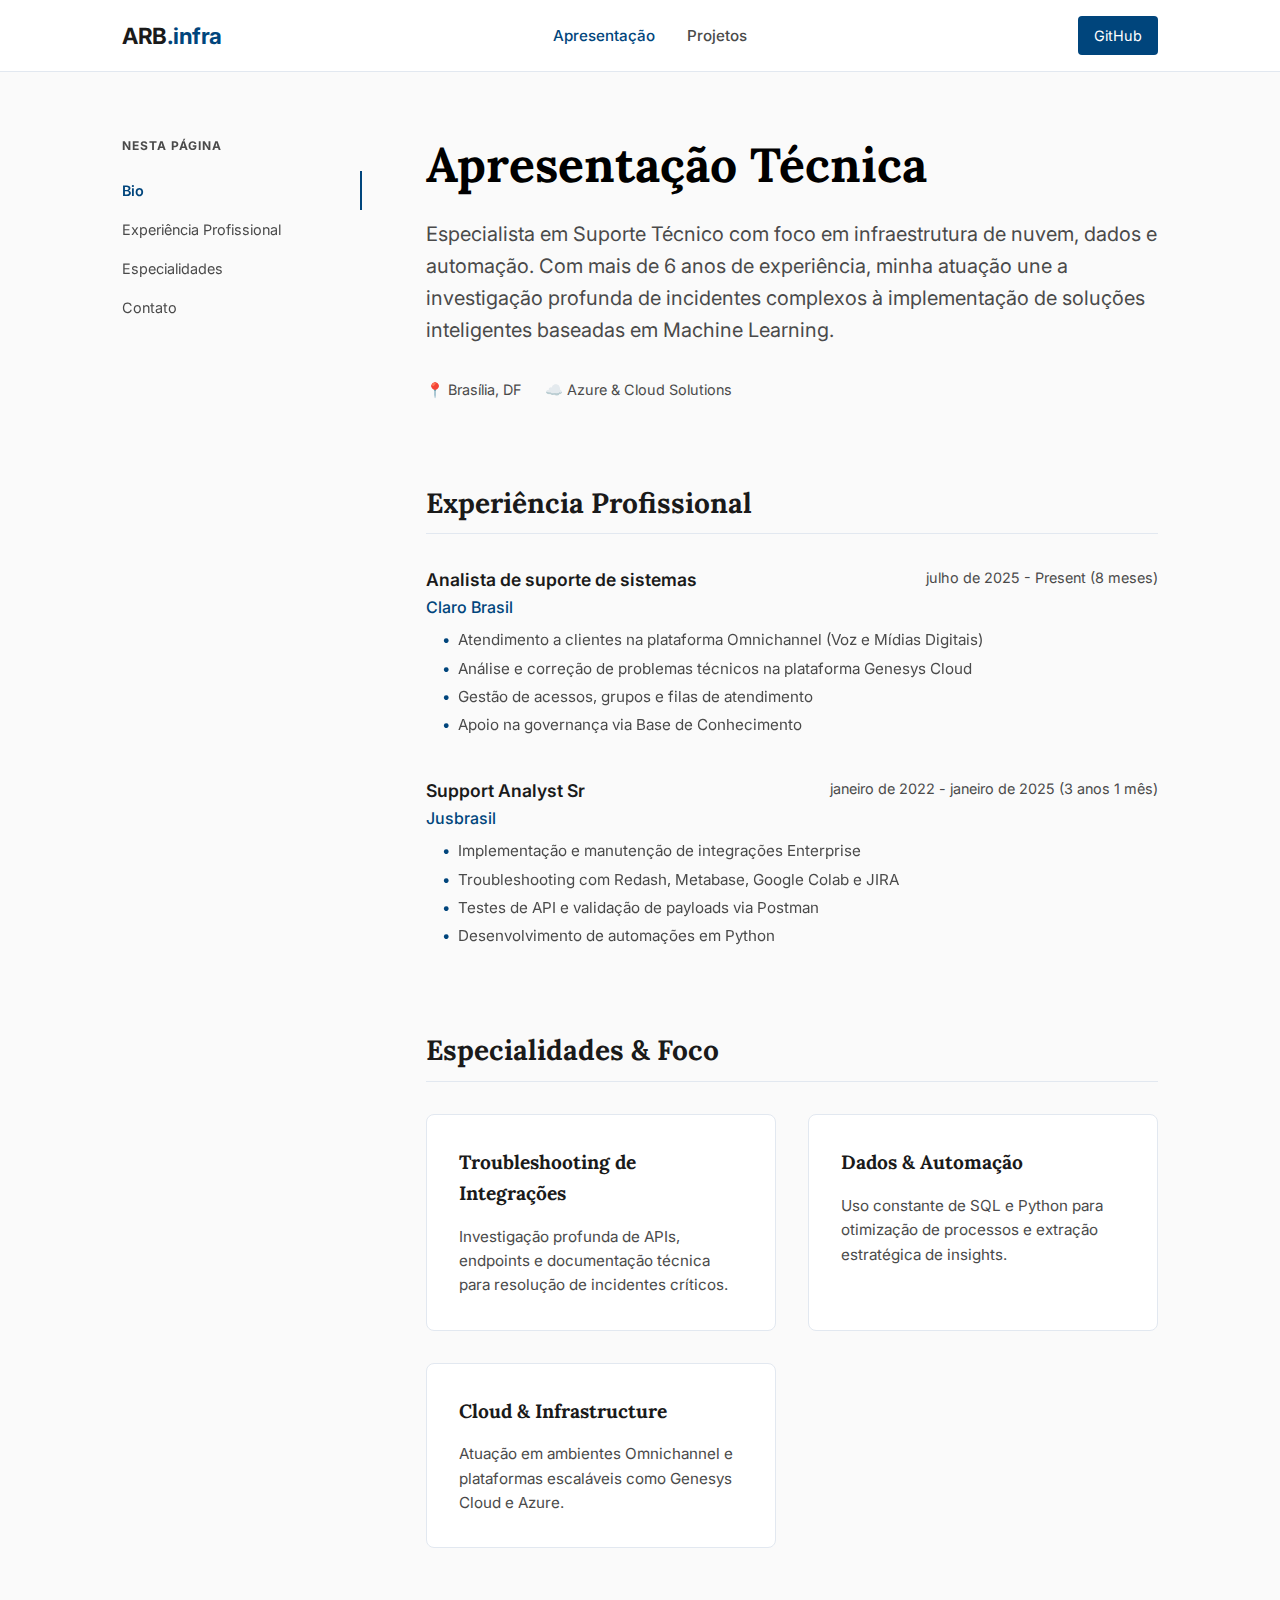
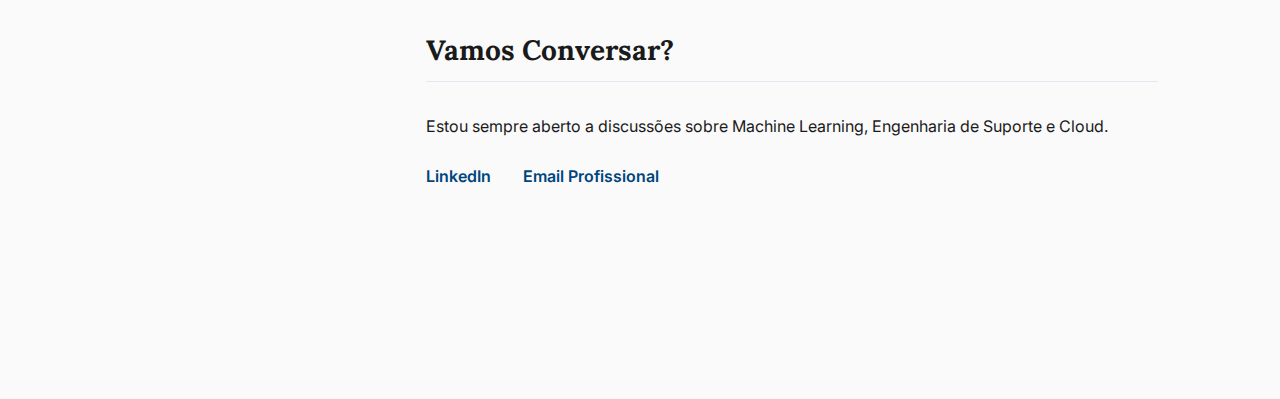
<file: v2/index.html>
<!DOCTYPE html>
<html lang="pt-br">

<head>
    <meta charset="UTF-8">
    <meta name="viewport" content="width=device-width, initial-scale=1.0">
    <title>Athos Roque Barros | Technical Case Studies</title>
    <meta name="description"
        content="Portfolio técnico de Athos Roque Barros - Foco em Soluções Cloud, Automação e ML.">
    <meta property="og:title" content="Athos Roque Barros | Technical Case Studies" />
    <meta property="og:description" content="Portfolio técnico focado em Soluções Cloud, Automação e ML." />
    <meta property="og:type" content="website" />

    <!-- Fonts -->
    <link rel="preconnect" href="https://fonts.googleapis.com">
    <link rel="preconnect" href="https://fonts.gstatic.com" crossorigin>
    <link
        href="https://fonts.googleapis.com/css2?family=Inter:wght@400;500;600&family=Lora:ital,wght@0,400;0,700;1,400&display=swap"
        rel="stylesheet">

    <link rel="stylesheet" href="style.css">
</head>

<body>
    <nav class="top-nav">
        <div class="nav-container">
            <div class="logo">ARB<span>.infra</span></div>
            <ul class="nav-links">
                <li><a href="index.html" class="active">Apresentação</a></li>
                <li><a href="projects.html">Projetos</a></li>
            </ul>
            <a href="https://github.com/athosroque" target="_blank" class="nav-cta">GitHub</a>
        </div>
    </nav>

    <div class="main-layout container">
        <aside class="sidebar">
            <div class="sidebar-sticky">
                <nav class="toc">
                    <h3>Nesta Página</h3>
                    <ul>
                        <li><a href="#bio" class="active">Bio</a></li>
                        <li><a href="#experience">Experiência Profissional</a></li>
                        <li><a href="#spec">Especialidades</a></li>
                        <li><a href="#contact">Contato</a></li>
                    </ul>
                </nav>
            </div>
        </aside>

        <main class="content-area">
            <section id="bio" class="section">
                <h1 class="page-title">Apresentação Técnica</h1>
                <p class="intro-text">
                    Especialista em Suporte Técnico com foco em infraestrutura de nuvem, dados e automação.
                    Com mais de 6 anos de experiência, minha atuação une a investigação profunda de incidentes complexos
                    à implementação de soluções inteligentes baseadas em Machine Learning.
                </p>
                <div class="meta-info">
                    <span>📍 Brasília, DF</span>
                    <span>☁️ Azure & Cloud Solutions</span>
                </div>
            </section>

            <section id="experience" class="section">
                <h2 class="section-title">Experiência Profissional</h2>
                <div id="experience-list">
                    <!-- Dinamicamente preenchido -->
                </div>
            </section>

            <section id="spec" class="section">
                <h2 class="section-title">Especialidades & Foco</h2>
                <div class="spec-grid">
                    <div class="spec-card">
                        <h3>Troubleshooting de Integrações</h3>
                        <p>Investigação profunda de APIs, endpoints e documentação técnica para resolução de incidentes
                            críticos.</p>
                    </div>
                    <div class="spec-card">
                        <h3>Dados & Automação</h3>
                        <p>Uso constante de SQL e Python para otimização de processos e extração estratégica de
                            insights.</p>
                    </div>
                    <div class="spec-card">
                        <h3>Cloud & Infrastructure</h3>
                        <p>Atuação em ambientes Omnichannel e plataformas escaláveis como Genesys Cloud e Azure.</p>
                    </div>
                </div>
            </section>

            <section id="contact" class="section">
                <h2 class="section-title">Vamos Conversar?</h2>
                <p>Estou sempre aberto a discussões sobre Machine Learning, Engenharia de Suporte e Cloud.</p>
                <div class="contact-links">
                    <a href="https://www.linkedin.com/in/athos-roque-barros-622038152" target="_blank">LinkedIn</a>
                    <a href="mailto:contato@athosroque.dev">Email Profissional</a>
                </div>
            </section>
        </main>
    </div>

    <script type="module" src="script.js"></script>
</body>

</html>
</file>
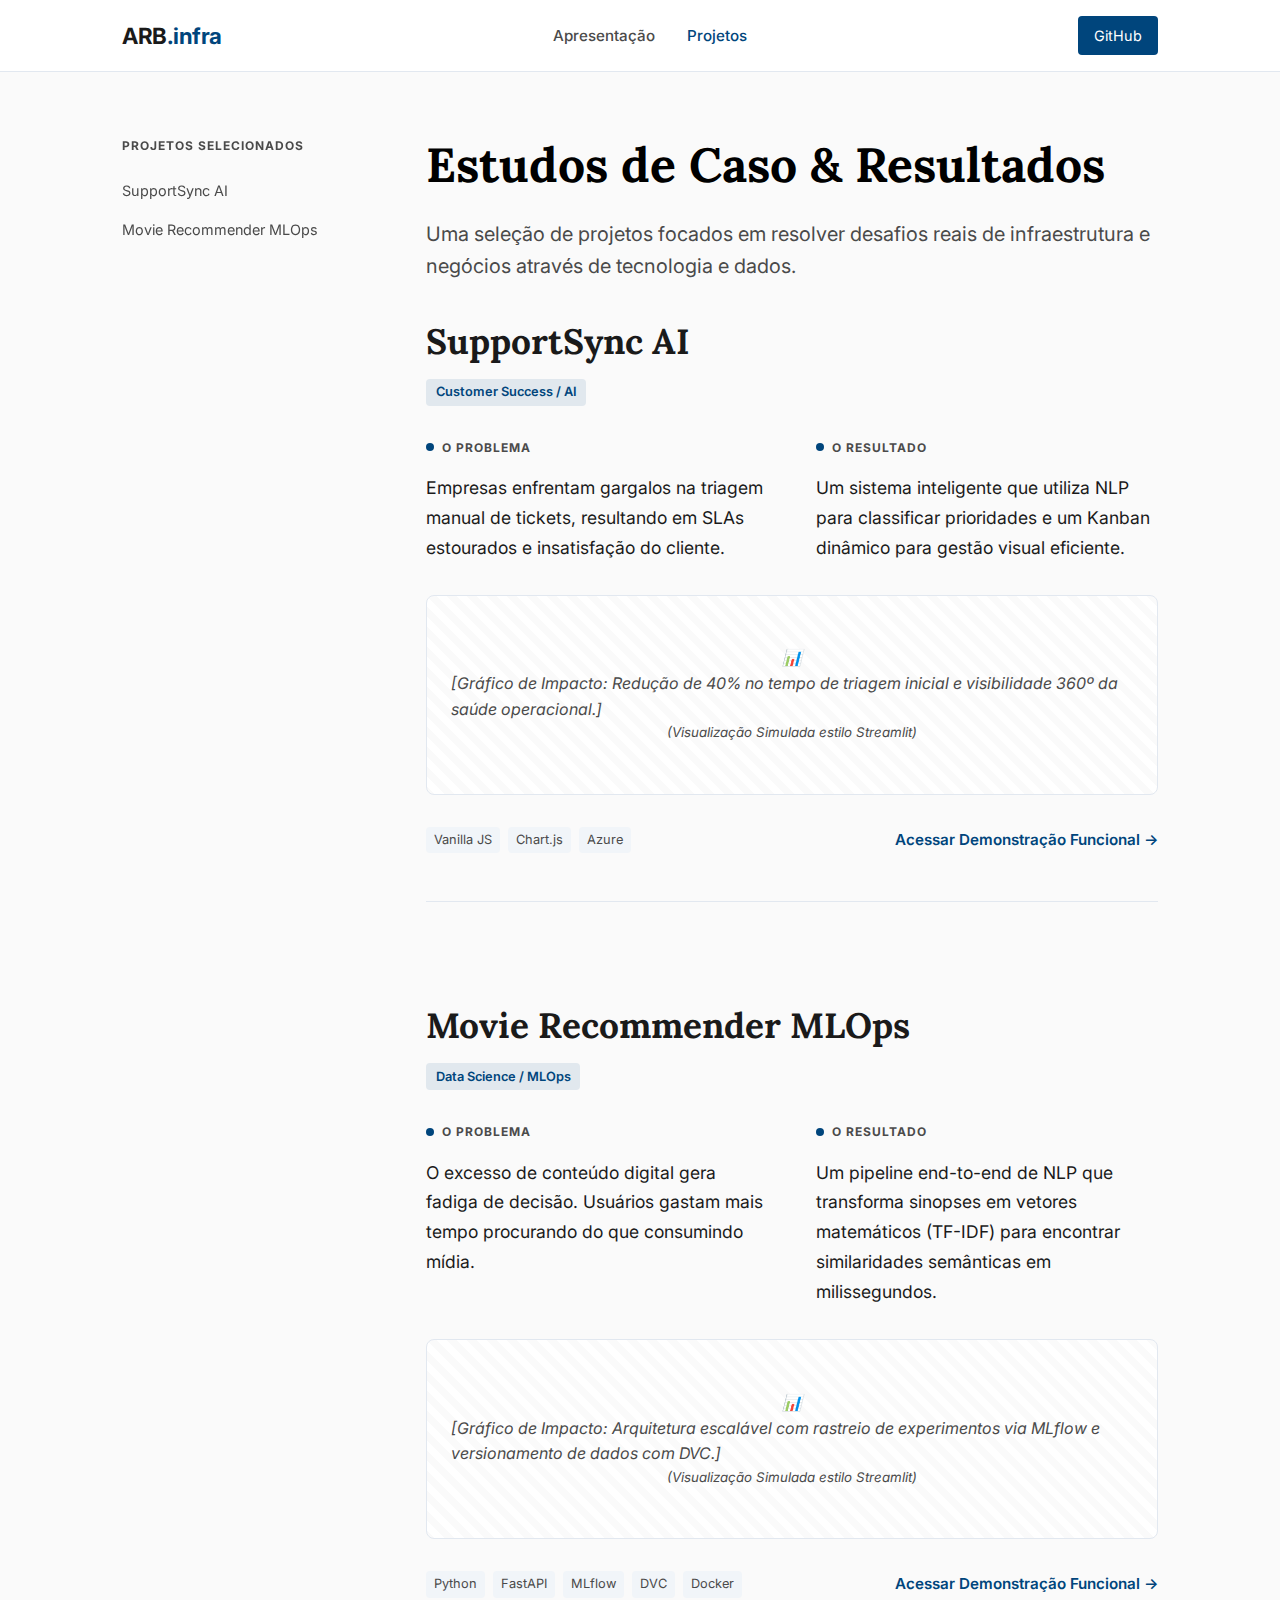
<file: v2/projects.html>
<!DOCTYPE html>
<html lang="pt-br">

<head>
    <meta charset="UTF-8">
    <meta name="viewport" content="width=device-width, initial-scale=1.0">
    <title>Projetos | Athos Roque Barros</title>
    <meta name="description" content="Estudos de caso reais de infraestrutura, dados e IA.">
    <meta property="og:title" content="Projetos | Athos Roque Barros" />
    <meta property="og:description" content="Estudos de caso reais de infraestrutura, dados e IA." />
    <meta property="og:type" content="website" />

    <!-- Fonts -->
    <link rel="preconnect" href="https://fonts.googleapis.com">
    <link rel="preconnect" href="https://fonts.gstatic.com" crossorigin>
    <link
        href="https://fonts.googleapis.com/css2?family=Inter:wght@400;500;600&family=Lora:ital,wght@0,400;0,700;1,400&display=swap"
        rel="stylesheet">

    <link rel="stylesheet" href="style.css">
    <link rel="stylesheet" href="projects.css">
</head>

<body>
    <nav class="top-nav">
        <div class="nav-container">
            <div class="logo">ARB<span>.infra</span></div>
            <ul class="nav-links">
                <li><a href="index.html">Apresentação</a></li>
                <li><a href="projects.html" class="active">Projetos</a></li>
            </ul>
            <a href="https://github.com/athosroque" target="_blank" class="nav-cta">GitHub</a>
        </div>
    </nav>

    <div class="main-layout container">
        <aside class="sidebar">
            <div class="sidebar-sticky">
                <nav class="toc">
                    <h3>Projetos Selecionados</h3>
                    <ul id="project-toc">
                        <!-- Dinamicamente preenchido -->
                    </ul>
                </nav>
            </div>
        </aside>

        <main class="content-area">
            <h1 class="page-title">Estudos de Caso & Resultados</h1>
            <p class="intro-text">
                Uma seleção de projetos focados em resolver desafios reais de infraestrutura e negócios através de
                tecnologia e dados.
            </p>

            <div id="projects-container">
                <!-- Dinamicamente preenchido -->
            </div>
        </main>
    </div>

    <script type="module" src="projects-script.js"></script>
</body>

</html>
</file>
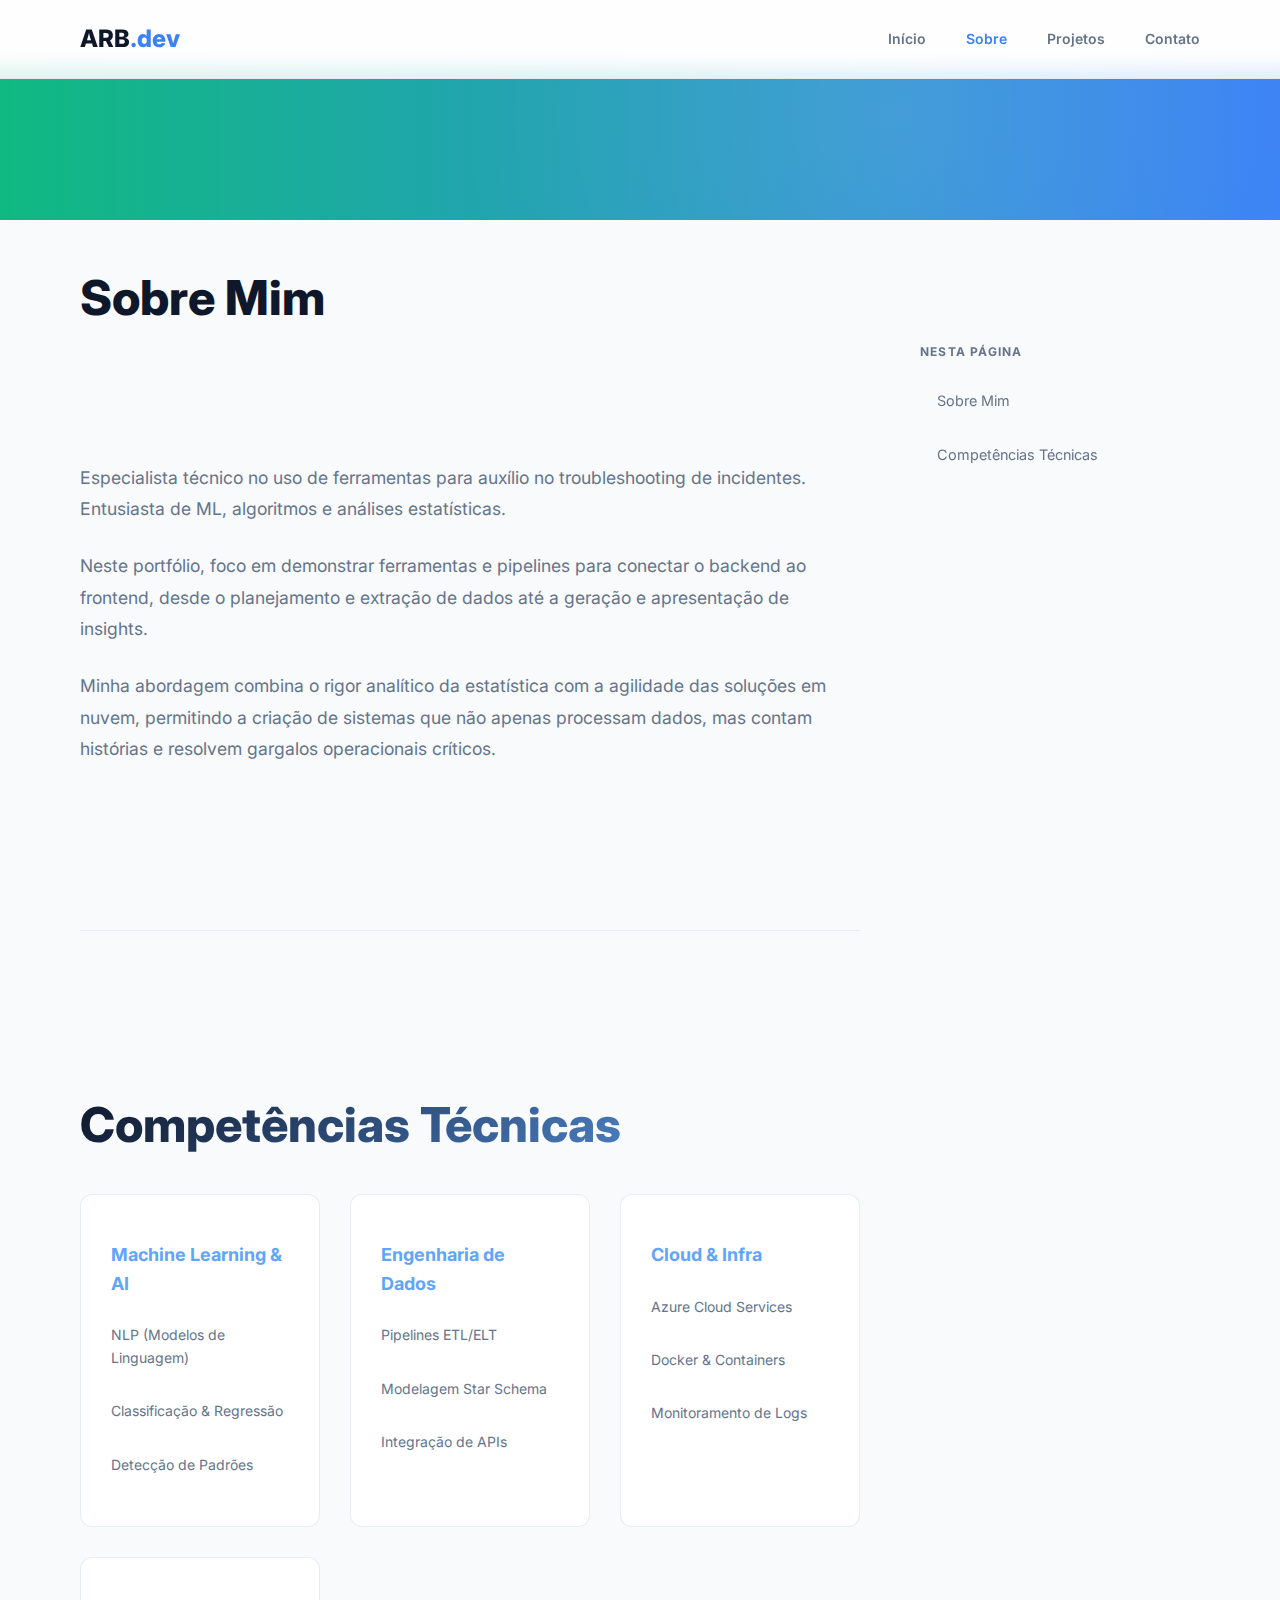
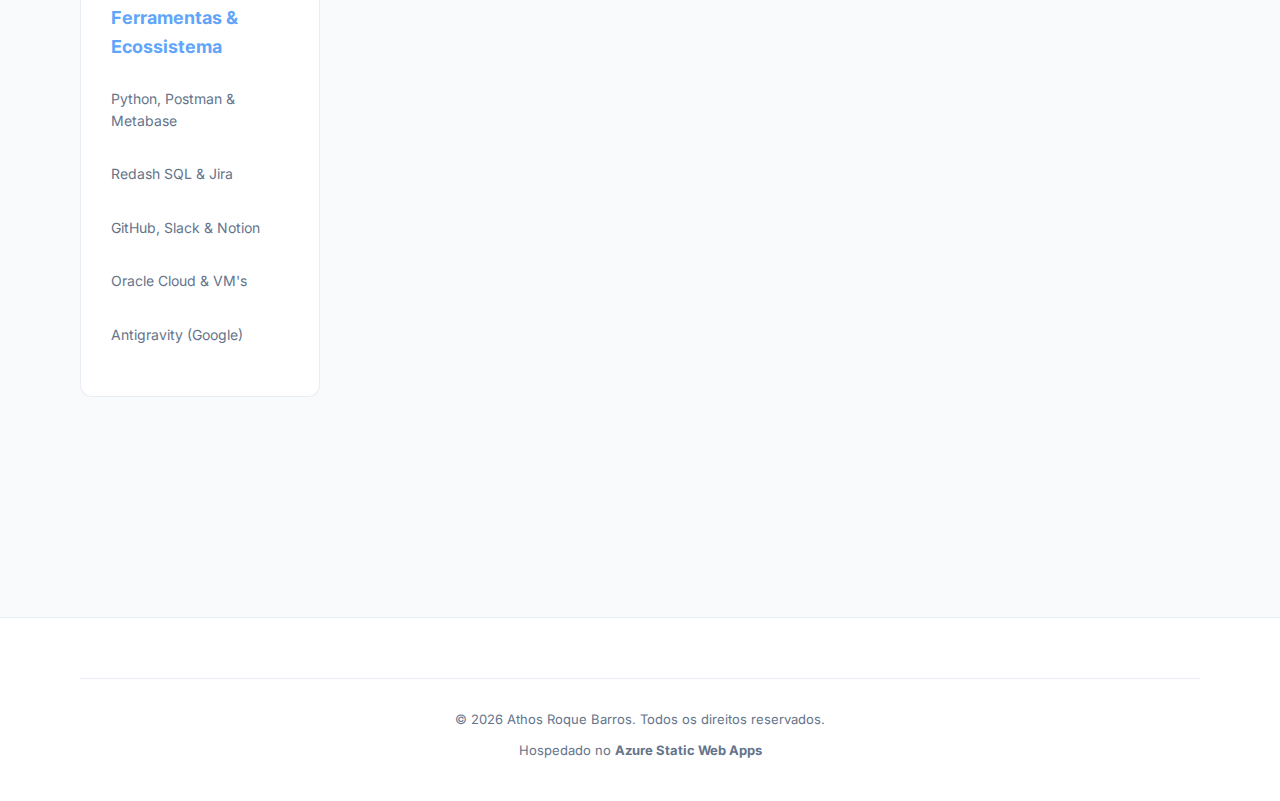
<file: Portfolio v1/client/about.html>
<!DOCTYPE html>
<html lang="pt-br">

<head>
    <meta charset="UTF-8">
    <meta name="viewport" content="width=device-width, initial-scale=1.0">
    <title>Sobre Mim | Athos Roque Barros</title>
    <link rel="stylesheet" href="style.css">
    <link rel="preconnect" href="https://fonts.googleapis.com">
    <link rel="preconnect" href="https://fonts.gstatic.com" crossorigin>
    <link href="https://fonts.googleapis.com/css2?family=Inter:wght@300;400;600;700;800&display=swap" rel="stylesheet">
</head>

<body class="dark-mode">
    <!-- Navigation -->
    <nav class="glass-nav">
        <div class="container">
            <a href="index.html" class="logo">ARB<span>.dev</span></a>
            <ul class="nav-links">
                <li><a href="index.html">Início</a></li>
                <li><a href="about.html" class="active">Sobre</a></li>
                <li><a href="projects.html">Projetos</a></li>
                <li><a href="contact.html">Contato</a></li>
            </ul>
            <button class="menu-toggle" id="menuToggle">☰</button>
        </div>
    </nav>

    <!-- Page Header (Banner Jus IA) -->
    <header class="page-header"></header>

    <main class="container page-title-section">
        <h1>Sobre Mim</h1>


        <div class="page-layout">
            <!-- Main Content Area -->
            <div class="main-content">
                <section id="bio">

                    <p style="font-size: 1.1rem; line-height: 1.8; margin-bottom: 25px; color: var(--text-muted);">
                        Especialista técnico no uso de ferramentas para auxílio no troubleshooting de incidentes.
                        Entusiasta de ML, algoritmos e análises estatísticas.
                    </p>
                    <p style="font-size: 1.1rem; line-height: 1.8; margin-bottom: 25px; color: var(--text-muted);">
                        Neste portfólio, foco em demonstrar ferramentas e pipelines para conectar o backend ao frontend,
                        desde o planejamento e extração de dados até a geração e apresentação de insights.
                    </p>
                    <p style="font-size: 1.1rem; line-height: 1.8; margin-bottom: 25px; color: var(--text-muted);">
                        Minha abordagem combina o rigor analítico da estatística com a agilidade das soluções em nuvem,
                        permitindo a criação de sistemas que não apenas processam dados, mas contam histórias e resolvem
                        gargalos operacionais críticos.
                    </p>
                </section>

                <hr style="border: 0; border-top: 1px solid var(--glass-border); margin: 20px 0;">

                <section id="skills">
                    <h2 class="section-title" style="text-align: left; margin-bottom: 30px;">Competências Técnicas</h2>
                    <div class="skills-grid" style="grid-template-columns: repeat(auto-fit, minmax(200px, 1fr));">
                        <div class="skill-category">
                            <h3>Machine Learning & AI</h3>
                            <ul style="list-style: none; padding-left: 0;">
                                <li style="margin-bottom: 10px; color: var(--text-muted);">NLP (Modelos de Linguagem)
                                </li>
                                <li style="margin-bottom: 10px; color: var(--text-muted);">Classificação & Regressão
                                </li>
                                <li style="margin-bottom: 10px; color: var(--text-muted);">Detecção de Padrões</li>
                            </ul>
                        </div>
                        <div class="skill-category">
                            <h3>Engenharia de Dados</h3>
                            <ul style="list-style: none; padding-left: 0;">
                                <li style="margin-bottom: 10px; color: var(--text-muted);">Pipelines ETL/ELT</li>
                                <li style="margin-bottom: 10px; color: var(--text-muted);">Modelagem Star Schema</li>
                                <li style="margin-bottom: 10px; color: var(--text-muted);">Integração de APIs</li>
                            </ul>
                        </div>
                        <div class="skill-category">
                            <h3>Cloud & Infra</h3>
                            <ul style="list-style: none; padding-left: 0;">
                                <li style="margin-bottom: 10px; color: var(--text-muted);">Azure Cloud Services</li>
                                <li style="margin-bottom: 10px; color: var(--text-muted);">Docker & Containers</li>
                                <li style="margin-bottom: 10px; color: var(--text-muted);">Monitoramento de Logs</li>
                            </ul>
                        </div>
                        <div class="skill-category">
                            <h3>Ferramentas & Ecossistema</h3>
                            <ul style="list-style: none; padding-left: 0;">
                                <li style="margin-bottom: 10px; color: var(--text-muted);">Python, Postman & Metabase
                                </li>
                                <li style="margin-bottom: 10px; color: var(--text-muted);">Redash SQL & Jira</li>
                                <li style="margin-bottom: 10px; color: var(--text-muted);">GitHub, Slack & Notion</li>
                                <li style="margin-bottom: 10px; color: var(--text-muted);">Oracle Cloud & VM's</li>
                                <li style="margin-bottom: 10px; color: var(--text-muted);">Antigravity (Google)</li>
                            </ul>
                        </div>
                    </div>
                </section>
            </div>

            <!-- Table of Contents Sidebar -->
            <aside class="toc-sidebar">
                <div class="toc-title">Nesta Página</div>
                <ul class="toc-links">
                    <li><a href="#bio" class="active">Sobre Mim</a></li>
                    <li><a href="#skills">Competências Técnicas</a></li>
                </ul>
            </aside>
        </div>
    </main>

    <!-- Footer -->
    <footer>
        <div class="container">
            <div class="footer-bottom">
                <p>&copy; 2026 Athos Roque Barros. Todos os direitos reservados.</p>
                <p>Hospedado no <strong>Azure Static Web Apps</strong></p>
            </div>
        </div>
    </footer>

    <script src="script.js"></script>
</body>

</html>
</file>
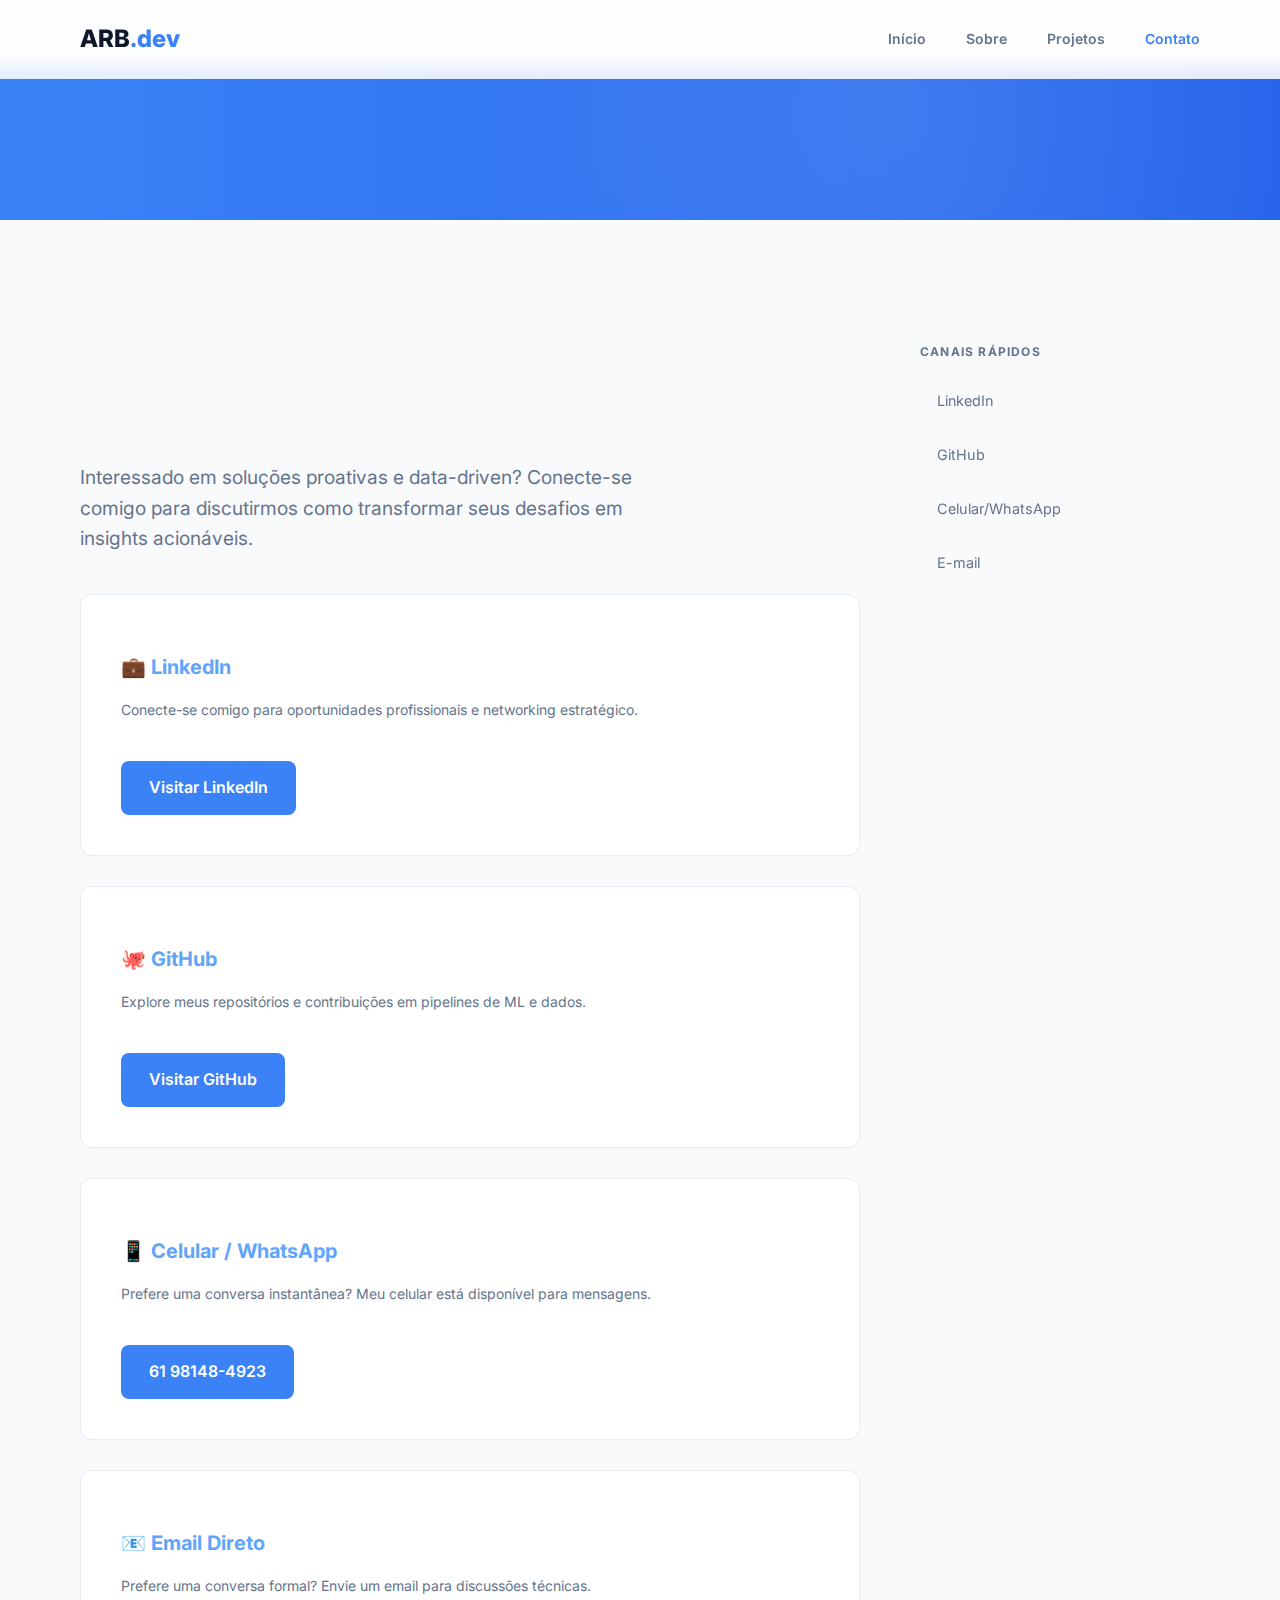
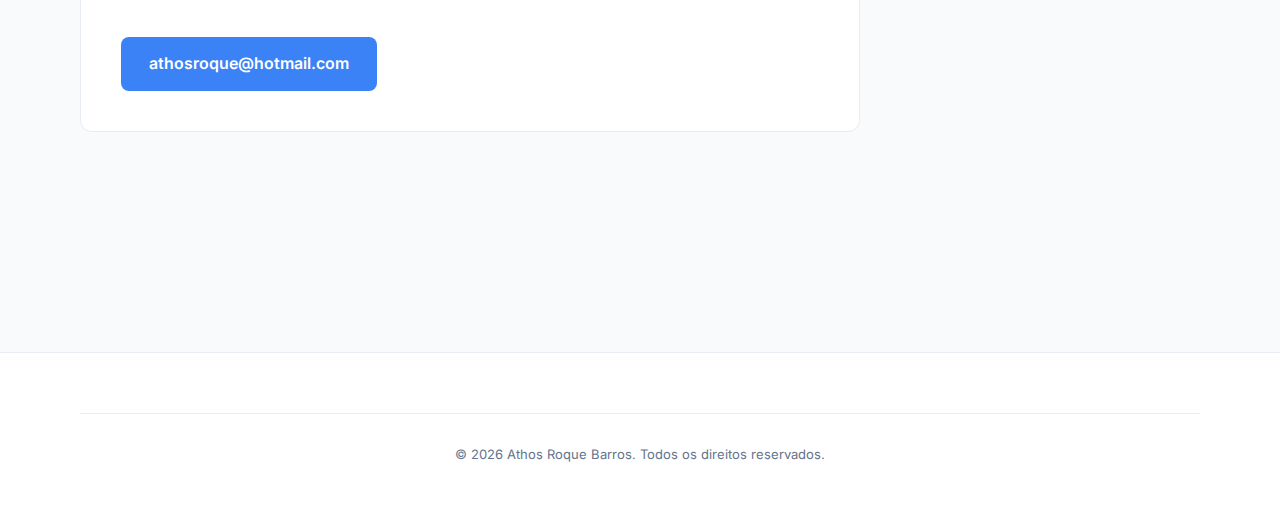
<file: Portfolio v1/client/contact.html>
<!DOCTYPE html>
<html lang="pt-br">

<head>
    <meta charset="UTF-8">
    <meta name="viewport" content="width=device-width, initial-scale=1.0">
    <title>Contato | Athos Roque Barros</title>
    <link rel="stylesheet" href="style.css">
    <link rel="preconnect" href="https://fonts.googleapis.com">
    <link rel="preconnect" href="https://fonts.gstatic.com" crossorigin>
    <link href="https://fonts.googleapis.com/css2?family=Inter:wght@300;400;600;700;800&display=swap" rel="stylesheet">
</head>

<body class="dark-mode">
    <!-- Navigation -->
    <nav class="glass-nav">
        <div class="container">
            <a href="index.html" class="logo">ARB<span>.dev</span></a>
            <ul class="nav-links">
                <li><a href="index.html">Início</a></li>
                <li><a href="about.html">Sobre</a></li>
                <li><a href="projects.html">Projetos</a></li>
                <li><a href="contact.html" class="active">Contato</a></li>
            </ul>
            <button class="menu-toggle" id="menuToggle">☰</button>
        </div>
    </nav>

    <!-- Page Header -->
    <header class="page-header" style="background: linear-gradient(90deg, #3B82F6 0%, #2563EB 100%);"></header>

    <main class="container page-title-section">
        <h1 class="fade-in">Entre em contato</h1>

        <div class="page-layout">
            <!-- Main Content Area -->
            <div class="main-content">
                <section id="form">
                    <p
                        style="font-size: 1.2rem; line-height: 1.6; margin-bottom: 40px; color: var(--text-muted); max-width: 600px;">
                        Interessado em soluções proativas e data-driven? Conecte-se comigo para discutirmos como
                        transformar
                        seus desafios em insights acionáveis.
                    </p>

                    <div class="contact-grid" style="grid-template-columns: 1fr; gap: 30px;">
                        <div class="contact-card" style="padding: 40px; text-align: left;">
                            <h3>💼 LinkedIn</h3>
                            <p>Conecte-se comigo para oportunidades profissionais e networking estratégico.</p>
                            <a href="https://www.linkedin.com/in/athos-roque-barros-622038152/" target="_blank"
                                class="btn btn-primary" style="margin-top: 20px;">Visitar LinkedIn</a>
                        </div>

                        <div class="contact-card" style="padding: 40px; text-align: left;">
                            <h3>🐙 GitHub</h3>
                            <p>Explore meus repositórios e contribuições em pipelines de ML e dados.</p>
                            <a href="https://github.com/athosroque" target="_blank" class="btn btn-primary"
                                style="margin-top: 20px;">Visitar GitHub</a>
                        </div>

                        <div class="contact-card" style="padding: 40px; text-align: left;">
                            <h3>📱 Celular / WhatsApp</h3>
                            <p>Prefere uma conversa instantânea? Meu celular está disponível para mensagens.</p>
                            <a href="https://wa.me/5561981484923" target="_blank" class="btn btn-primary"
                                style="margin-top: 20px;">61 98148-4923</a>
                        </div>

                        <div class="contact-card" style="padding: 40px; text-align: left;">
                            <h3>📧 Email Direto</h3>
                            <p>Prefere uma conversa formal? Envie um email para discussões técnicas.</p>
                            <a href="mailto:athosroque@hotmail.com" class="btn btn-primary"
                                style="margin-top: 20px;">athosroque@hotmail.com</a>
                        </div>
                    </div>
                </section>
            </div>

            <!-- Sidebar -->
            <aside class="toc-sidebar">
                <div class="toc-title">Canais Rápidos</div>
                <ul class="toc-links">
                    <li><a href="https://www.linkedin.com/in/athos-roque-barros-622038152/" target="_blank">LinkedIn</a>
                    </li>
                    <li><a href="https://github.com/athosroque" target="_blank">GitHub</a></li>
                    <li><a href="https://wa.me/5561981484923" target="_blank">Celular/WhatsApp</a></li>
                    <li><a href="mailto:athosroque@hotmail.com">E-mail</a></li>
                </ul>
            </aside>
        </div>
    </main>

    <!-- Footer -->
    <footer>
        <div class="container">
            <div class="footer-bottom">
                <p>&copy; 2026 Athos Roque Barros. Todos os direitos reservados.</p>
            </div>
        </div>
    </footer>

    <script src="script.js"></script>
</body>

</html>
</file>
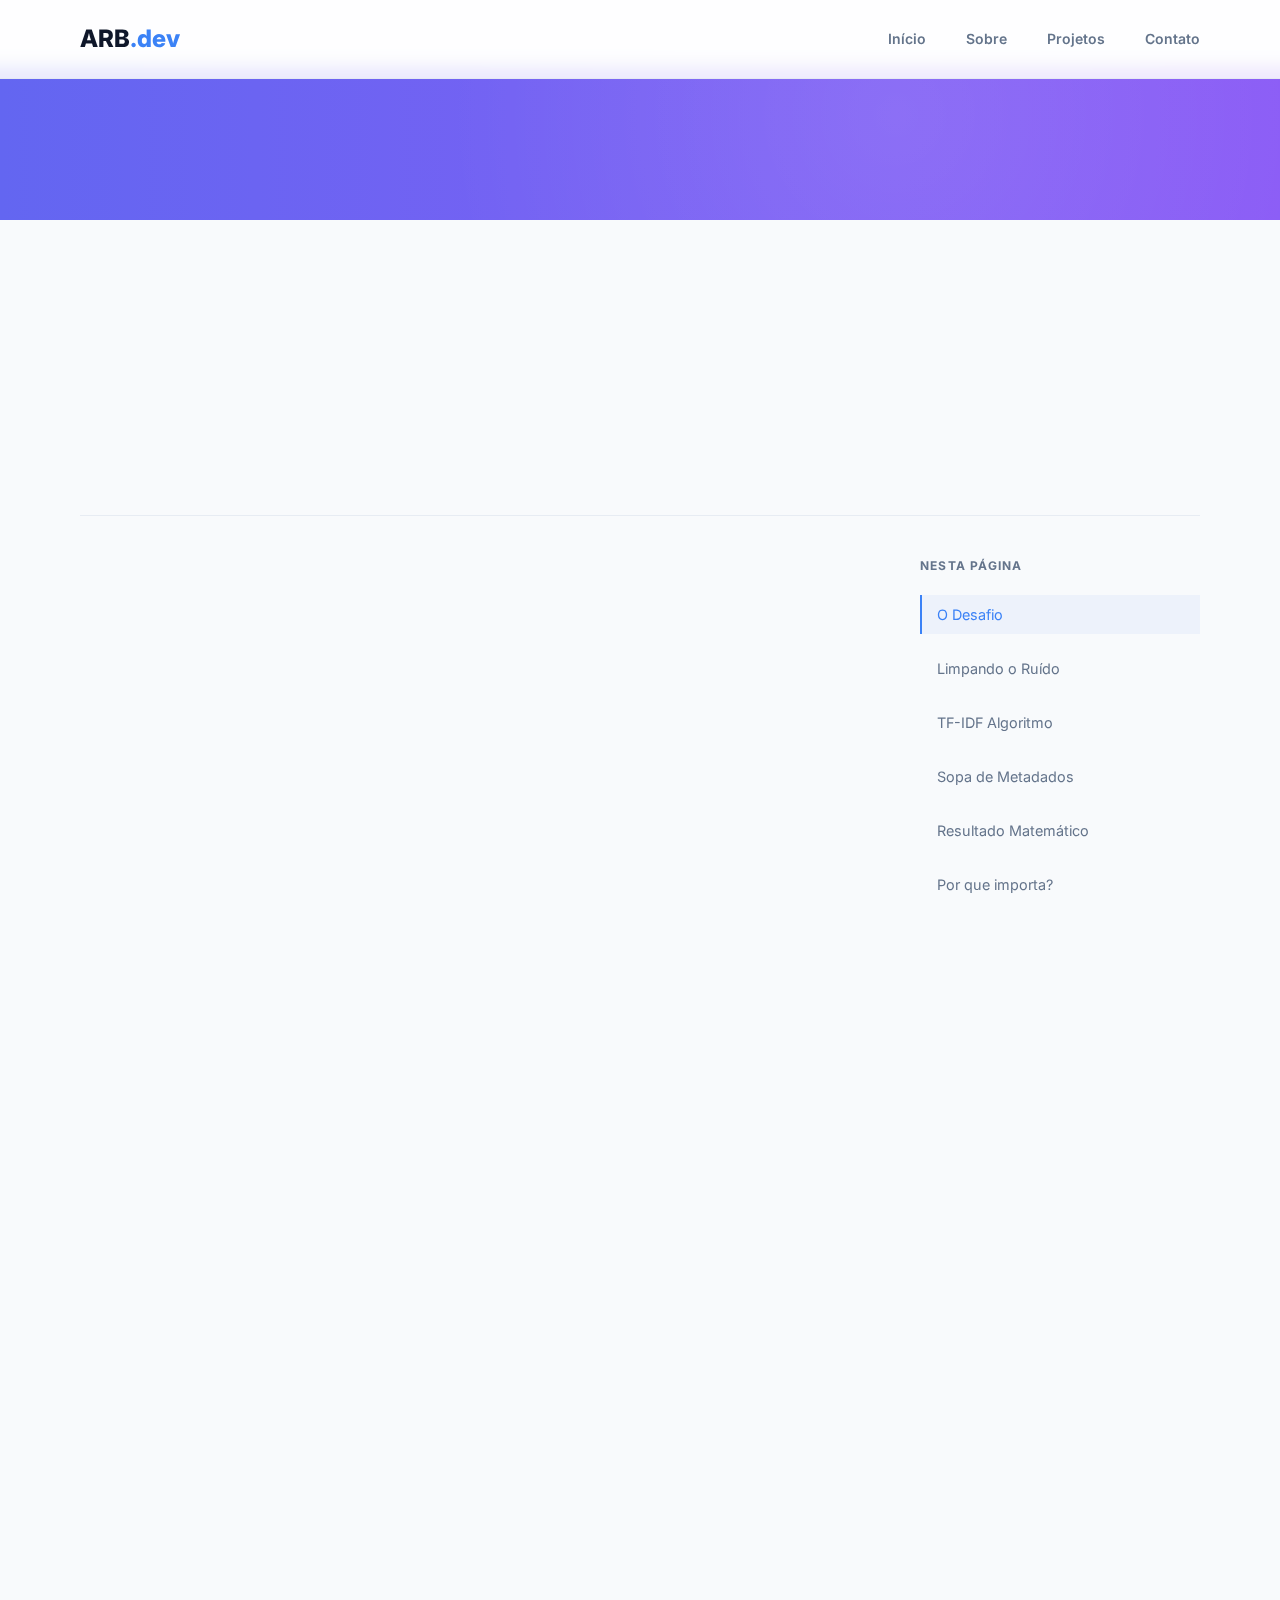
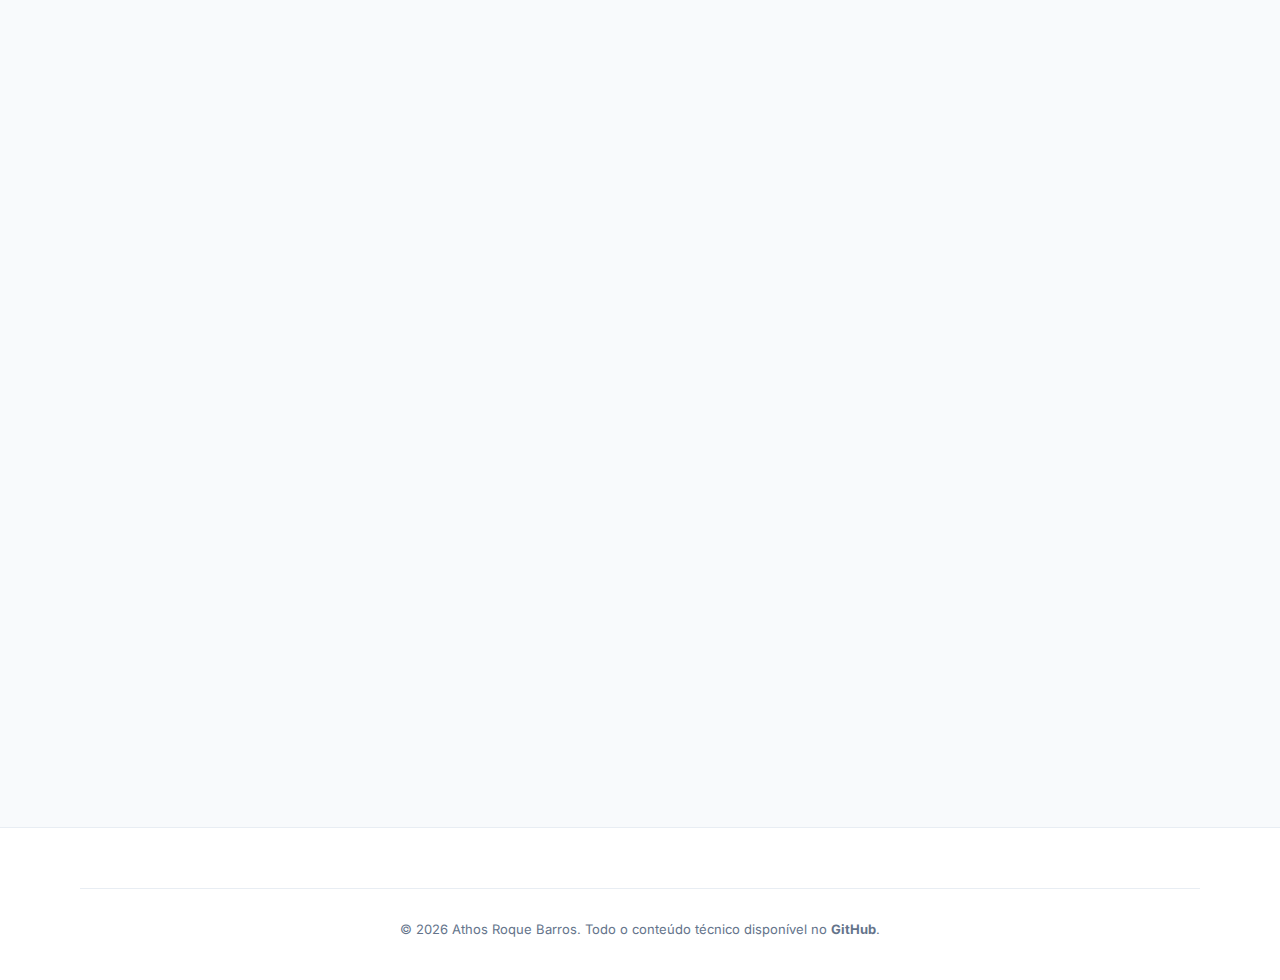
<file: Portfolio v1/client/movie-recommender.html>
<!DOCTYPE html>
<html lang="pt-br">

<head>
    <meta charset="UTF-8">
    <meta name="viewport" content="width=device-width, initial-scale=1.0">
    <title>Case Study: Movie Recommender | Athos Roque Barros</title>
    <link rel="stylesheet" href="style.css">
    <link rel="preconnect" href="https://fonts.googleapis.com">
    <link rel="preconnect" href="https://fonts.gstatic.com" crossorigin>
    <link href="https://fonts.googleapis.com/css2?family=Inter:wght@300;400;600;700;800&display=swap" rel="stylesheet">
    <!-- Code Highlight Placeholder or simple styling -->
    <style>
        .text-accent {
            color: var(--primary);
            font-weight: 600;
        }
    </style>
</head>

<body class="dark-mode">
    <!-- Navigation -->
    <nav class="glass-nav">
        <div class="container">
            <a href="index.html" class="logo">ARB<span>.dev</span></a>
            <ul class="nav-links">
                <li><a href="index.html">Início</a></li>
                <li><a href="about.html">Sobre</a></li>
                <li><a href="projects.html" class="active">Projetos</a></li>
                <li><a href="contact.html">Contato</a></li>
            </ul>
            <button class="menu-toggle" id="menuToggle">☰</button>
        </div>
    </nav>

    <!-- Page Header (Banner Jus IA Style) -->
    <header class="page-header" style="background: linear-gradient(90deg, #6366F1 0%, #8B5CF6 100%);"></header>

    <main class="container page-title-section">
        <h1 class="fade-in">Recomendador de Filmes para Vencer a Fadiga de Decisão</h1>
        <p class="fade-in" style="color: var(--text-muted); margin-bottom: 20px; font-size: 1.1rem; max-width: 800px;">
            Como transformei sinopses e metadados em vetores matemáticos para criar um algoritmo de recomendação
            inteligente.
        </p>

        <hr style="border: 0; border-top: 1px solid var(--glass-border); margin: 40px 0;">

        <div class="page-layout">
            <!-- Main Content Area -->
            <div class="main-content fade-in">
                <section id="desafio">
                    <h2 class="section-title" style="text-align: left; margin-bottom: 25px;">🧭 O Desafio: De Textos
                        Brutos a Sugestões Inteligentes</h2>
                    <p>
                        O coração de um recomendador está na capacidade de entender a semelhança entre os itens. Mas
                        como ensinar um computador que <span class="text-accent">Batman: O Cavaleiro das Trevas</span> é
                        parecido com <span class="text-accent">Coringa</span>, mas diferente de <span
                            class="text-accent">Toy Story</span>?
                    </p>
                    <p>
                        A resposta curta: <span class="text-accent">Processamento de Linguagem Natural (NLP)</span>.
                    </p>
                </section>

                <section id="ruido">
                    <h3 style="margin: 40px 0 20px; font-size: 1.5rem;">1. Limpando o "Ruído"</h3>
                    <p>
                        Antes de qualquer cálculo, precisei "lavar" os dados. Sinopses estão cheias de palavras como
                        "o", "a", "em", "de" (as chamadas stopwords). Elas são essenciais para nós, humanos, mas para o
                        algoritmo são apenas ruído.
                    </p>
                    <p>
                        Criei um pipeline modular que remove pontuações, converte tudo para minúsculas e filtra essas
                        palavras desnecessárias:
                    </p>
                    <pre><code>def limpar_e_tokenizar(texto):
    if not isinstance(texto, str):
        return ""
    # Remove pontuação via Regex
    texto_limpo = re.sub(r'[^\w\s]', '', texto)
    # Minúsculas e remoção de Stopwords
    palavras = texto_limpo.lower().split()
    palavras_limpas = [w for w in palavras if w not in stop_words]
    return " ".join(palavras_limpas)</code></pre>
                </section>

                <section id="digitalizando">
                    <h2 class="text-3xl font-bold mb-6">2. Digitalizando o Gosto: O Algoritmo TF-IDF</h2>
                    <p>
                        Para o computador entender o texto, usei o <span class="text-accent">TF-IDF (Term
                            Frequency-Inverse Document Frequency)</span>.
                    </p>
                    <p>
                        Imagine que a palavra "faca" aparece muito em filmes de terror, mas raramente em comédias
                        românticas. O TF-IDF dá um peso maior para palavras que são raras no catálogo geral, mas
                        frequentes naquela sinopse específica.
                    </p>
                    <pre><code>from sklearn.feature_extraction.text import TfidfVectorizer

tfidf = TfidfVectorizer(stop_words='english')
tfidf_matrix = tfidf.fit_transform(df['overview_clean'])</code></pre>
                    <p>
                        Isso cria uma espécie de "impressão digital" para cada filme no nosso espaço vetorial.
                    </p>
                </section>

                <hr style="border: 0; border-top: 1px solid var(--glass-border); margin: 60px 0;">

                <section id="sopa">
                    <h2 class="section-title" style="text-align: left; margin-bottom: 25px;">🍲 A "Sopa de Metadados":
                        Indo Além da Sinopse</h2>
                    <p>
                        Só a sinopse não é suficiente. Às vezes, você não quer um filme sobre o mesmo tema, mas sim um
                        filme do mesmo diretor ou com seus atores favoritos.
                    </p>
                    <p style="margin-bottom: 10px;">Evoluí o projeto para criar o que chamei de <span
                            class="text-accent">Metadata Soup</span> (Sopa de Metadados). Misturei:</p>
                    <ul style="margin-bottom: 20px; padding-left: 20px;">
                        <li>Os 3 atores principais</li>
                        <li>O Diretor</li>
                        <li>Palavras-chave (Keywords)</li>
                        <li>Gêneros</li>
                    </ul>
                    <h4 style="margin-bottom: 15px;">Por que CountVectorizer aqui?</h4>
                    <p>
                        Diferente do TF-IDF, para nomes de atores e diretores, não queremos penalizar palavras
                        frequentes. Se o Tom Hanks está em muitos filmes, isso é um sinal forte de conexão! Por isso,
                        mudamos o algoritmo para o <span class="text-accent">CountVectorizer</span>, que foca na
                        presença pura e simples desses elementos.
                    </p>
                </section>

                <hr style="border: 0; border-top: 1px solid var(--glass-border); margin: 60px 0;">

                <section id="resultado">
                    <h2 class="section-title" style="text-align: left; margin-bottom: 25px;">🎯 Resultado: Matemática
                        que Faz Sentido</h2>
                    <p>
                        Ao final, o sistema calcula a <span class="text-accent">Similaridade de Cosseno</span> — uma
                        conta matemática que mede o quão próximos dois filmes estão no "espaço" de preferências.
                    </p>
                    <pre><code>from sklearn.metrics.pairwise import cosine_similarity

# Calcula o quão próximo cada filme está de todos os outros
similaridade = cosine_similarity(vetores)

# Pega os filmes com maior pontuação para a recomendação
sim_scores = sorted(list(enumerate(similarity[idx])), 
                    key=lambda x: x[1], 
                    reverse=True)</code></pre>
                    <p>
                        Se eu procuro por <span class="text-accent">Inception</span>, o sistema não olha apenas para a
                        palavra "sonho", mas sim para a combinação única de <span class="text-accent">Sci-Fi +
                            Christopher Nolan + Leonardo DiCaprio</span>.
                    </p>
                </section>

                <section id="importancia">
                    <h2 class="section-title" style="text-align: left; margin: 60px 0 25px;">💡 Por que isso importa na
                        vida real?</h2>
                    <p style="margin-bottom: 20px;">
                        Sistemas como este estão em todo lugar: Spotify, Netflix, Amazon. Entender a lógica por trás
                        deles nos faz perceber que a personalização não é mágica, é <span
                            class="text-accent">engenharia</span>.
                    </p>
                    <section id="resumo">
                        <div
                            style="background: var(--bg-secondary); padding: 30px; border-radius: 12px; border: 1px solid var(--glass-border); margin-top: 40px;">
                            <p style="font-style: italic; margin-bottom: 20px; color: var(--text-muted);">
                                "Qual foi a última recomendação de um algoritmo que realmente te surpreendeu?"
                            </p>
                            <a href="https://github.com/athosroque/-Movie-Recommender-System-MLOps" target="_blank"
                                class="btn btn-primary">Confira o código no GitHub</a>
                        </div>
                    </section>
            </div>

            <!-- Table of Contents Sidebar -->
            <aside class="toc-sidebar">
                <div class="toc-title">Nesta Página</div>
                <ul class="toc-links">
                    <li><a href="#desafio" class="active">O Desafio</a></li>
                    <li><a href="#ruido">Limpando o Ruído</a></li>
                    <li><a href="#digitalizando">TF-IDF Algoritmo</a></li>
                    <li><a href="#sopa">Sopa de Metadados</a></li>
                    <li><a href="#resultado">Resultado Matemático</a></li>
                    <li><a href="#importancia">Por que importa?</a></li>
                </ul>
            </aside>
        </div>
    </main>

    <!-- Footer -->
    <footer>
        <div class="container">
            <div class="footer-bottom">
                <p>&copy; 2026 Athos Roque Barros. Todo o conteúdo técnico disponível no <strong>GitHub</strong>.</p>
            </div>
        </div>
    </footer>

    <script src="script.js"></script>
</body>

</html>
</file>
<file: v2/style.css>
:root {
    --bg-primary: #FAFAFA;
    --text-primary: #1A1A1A;
    --text-secondary: #4A4A4A;
    --accent-color: #00457C;
    /* Jusbrasil Blue */
    --accent-light: #E1E8EE;
    --border-color: #E2E8F0;
    --font-serif: 'Lora', serif;
    --font-sans: 'Inter', sans-serif;
    --container-width: 1100px;
    --sidebar-width: 240px;
}

* {
    margin: 0;
    padding: 0;
    box-sizing: border-box;
}

body {
    background-color: var(--bg-primary);
    color: var(--text-primary);
    font-family: var(--font-sans);
    line-height: 1.6;
    -webkit-font-smoothing: antialiased;
}

.container {
    max-width: var(--container-width);
    margin: 0 auto;
    padding: 0 2rem;
}

/* Navigation */
.top-nav {
    background: white;
    border-bottom: 1px solid var(--border-color);
    padding: 1rem 0;
    position: sticky;
    top: 0;
    z-index: 100;
}

.nav-container {
    max-width: var(--container-width);
    margin: 0 auto;
    display: flex;
    justify-content: space-between;
    align-items: center;
    padding: 0 2rem;
}

.logo {
    font-weight: 700;
    font-size: 1.4rem;
    letter-spacing: -0.5px;
}

.logo span {
    color: var(--accent-color);
}

.nav-links {
    list-style: none;
    display: flex;
    gap: 2rem;
}

.nav-links a {
    text-decoration: none;
    color: var(--text-secondary);
    font-size: 0.95rem;
    font-weight: 500;
    transition: color 0.2s;
}

.nav-links a.active,
.nav-links a:hover {
    color: var(--accent-color);
}

.nav-cta {
    background: var(--accent-color);
    color: white !important;
    padding: 0.5rem 1rem;
    border-radius: 4px;
    font-size: 0.9rem;
    text-decoration: none;
}

/* Layout */
.main-layout {
    display: grid;
    grid-template-columns: var(--sidebar-width) 1fr;
    gap: 4rem;
    margin-top: 4rem;
    margin-bottom: 8rem;
}

/* Sidebar */
.sidebar-sticky {
    position: sticky;
    top: 6rem;
}

.toc h3 {
    font-size: 0.75rem;
    text-transform: uppercase;
    letter-spacing: 1px;
    color: var(--text-secondary);
    margin-bottom: 1rem;
}

.toc ul {
    list-style: none;
}

.toc a {
    display: block;
    padding: 0.5rem 0;
    text-decoration: none;
    color: var(--text-secondary);
    font-size: 0.9rem;
    border-right: 2px solid transparent;
    transition: all 0.2s;
}

.toc a.active {
    color: var(--accent-color);
    font-weight: 600;
    border-right-color: var(--accent-color);
}

/* Page Content */
.page-title {
    font-family: var(--font-serif);
    font-size: 3rem;
    line-height: 1.2;
    margin-bottom: 1.5rem;
    color: #000;
}

.intro-text {
    font-size: 1.25rem;
    color: var(--text-secondary);
    max-width: 65ch;
    margin-bottom: 2rem;
}

.section {
    margin-bottom: 5rem;
}

.section-title {
    font-family: var(--font-serif);
    font-size: 1.75rem;
    margin-bottom: 2rem;
    padding-bottom: 0.5rem;
    border-bottom: 1px solid var(--border-color);
}

.meta-info {
    display: flex;
    gap: 1.5rem;
    font-size: 0.9rem;
    color: var(--text-secondary);
}

/* Experience Cards */
.exp-item {
    margin-bottom: 2.5rem;
}

.exp-header {
    display: flex;
    justify-content: space-between;
    margin-bottom: 0.5rem;
}

.exp-role {
    font-weight: 600;
    font-size: 1.1rem;
}

.exp-company {
    color: var(--accent-color);
    font-weight: 500;
}

.exp-period {
    font-size: 0.9rem;
    color: var(--text-secondary);
}

.exp-list {
    list-style: none;
    padding-left: 1rem;
}

.exp-list li {
    position: relative;
    padding-left: 1rem;
    margin-bottom: 0.25rem;
    font-size: 0.95rem;
    color: var(--text-secondary);
}

.exp-list li::before {
    content: "•";
    position: absolute;
    left: 0;
    color: var(--accent-color);
}

/* Spec Grid */
.spec-grid {
    display: grid;
    grid-template-columns: repeat(auto-fit, minmax(280px, 1fr));
    gap: 2rem;
}

.spec-card {
    background: white;
    padding: 2rem;
    border-radius: 8px;
    border: 1px solid var(--border-color);
    transition: transform 0.2s, box-shadow 0.2s;
}

.spec-card:hover {
    transform: translateY(-4px);
    box-shadow: 0 10px 20px rgba(0, 0, 0, 0.05);
}

.spec-card h3 {
    font-family: var(--font-serif);
    font-size: 1.2rem;
    margin-bottom: 1rem;
}

.spec-card p {
    font-size: 0.95rem;
    color: var(--text-secondary);
}

/* Contact Links */
.contact-links {
    display: flex;
    gap: 2rem;
    margin-top: 1.5rem;
}

.contact-links a {
    color: var(--accent-color);
    text-decoration: none;
    font-weight: 600;
    border-bottom: 2px solid transparent;
    transition: border-bottom 0.2s;
}

.contact-links a:hover {
    border-bottom-color: var(--accent-color);
}

/* Responsive */
@media (max-width: 900px) {
    .main-layout {
        grid-template-columns: 1fr;
    }

    .sidebar {
        display: none;
    }

    .page-title {
        font-size: 2.5rem;
    }
}
</file>
<file: v2/projects.css>
/* Specific styles for Case Studies in v2 */
.case-study {
    margin-bottom: 6rem;
    padding-bottom: 3rem;
    border-bottom: 1px solid var(--border-color);
}

.case-study:last-child {
    border-bottom: none;
}

.case-title {
    font-family: var(--font-serif);
    font-size: 2.2rem;
    margin-bottom: 0.5rem;
}

.case-category {
    display: inline-block;
    background: var(--accent-light);
    color: var(--accent-color);
    padding: 0.2rem 0.6rem;
    border-radius: 4px;
    font-size: 0.8rem;
    font-weight: 600;
    margin-bottom: 2rem;
}

.case-grid {
    display: grid;
    grid-template-columns: 1fr 1fr;
    gap: 3rem;
}

.case-section h4 {
    font-size: 0.75rem;
    text-transform: uppercase;
    letter-spacing: 1px;
    color: var(--text-secondary);
    margin-bottom: 1rem;
    display: flex;
    align-items: center;
    gap: 0.5rem;
}

.case-section h4::before {
    content: "";
    width: 8px;
    height: 8px;
    background: var(--accent-color);
    border-radius: 50%;
}

.case-text {
    font-size: 1.1rem;
    color: var(--text-primary);
    line-height: 1.7;
}

.case-footer {
    margin-top: 2rem;
    display: flex;
    justify-content: space-between;
    align-items: center;
}

.case-tech {
    display: flex;
    gap: 0.5rem;
}

.tech-tag {
    font-size: 0.8rem;
    background: #F1F5F9;
    padding: 0.2rem 0.5rem;
    border-radius: 4px;
    color: var(--text-secondary);
}

.case-link {
    color: var(--accent-color);
    text-decoration: none;
    font-weight: 600;
    font-size: 0.95rem;
}

/* Simulated Streamlit/Chart area */
.case-visual {
    margin-top: 2rem;
    background: white;
    border: 1px solid var(--border-color);
    border-radius: 8px;
    padding: 1.5rem;
    min-height: 200px;
    display: flex;
    flex-direction: column;
    justify-content: center;
    align-items: center;
    color: var(--text-secondary);
    font-style: italic;
    background-image: linear-gradient(45deg, #fafafa 25%, transparent 25%, transparent 50%, #fafafa 50%, #fafafa 75%, transparent 75%, transparent);
    background-size: 20px 20px;
}

@media (max-width: 800px) {
    .case-grid {
        grid-template-columns: 1fr;
        gap: 2rem;
    }
}
</file>
<file: Portfolio v1/client/style.css>
:root {
    color-scheme: light dark;
    --primary: #3B82F6;
    --primary-dark: #2563EB;
    --accent: #60A5FA;
    --accent-light: #93C5FD;
    --bg: #F8FAFC;
    --bg-secondary: #FFFFFF;
    --card-bg: #FFFFFF;
    --card-bg-hover: #F1F5F9;
    --text: #0F172A;
    --text-muted: #64748B;
    --glass-border: rgba(226, 232, 240, 0.8);
    --success: #10B981;
    --warning: #F59E0B;
    --danger: #EF4444;
}

* {
    margin: 0;
    padding: 0;
    box-sizing: border-box;
    -webkit-tap-highlight-color: transparent;
}

html {
    scroll-behavior: smooth;
    touch-action: manipulation;
}

body {
    font-family: 'Inter', sans-serif;
    color: var(--text);
    background-color: var(--bg);
    line-height: 1.6;
    overflow-x: hidden;
}

.container {
    max-width: 1200px;
    margin: 0 auto;
    padding: 0 40px;
}

/* ===== NAVIGATION ===== */
.glass-nav {
    position: fixed;
    top: 0;
    width: 100%;
    z-index: 1000;
    backdrop-filter: blur(10px);
    background: rgba(255, 255, 255, 0.8);
    border-bottom: 1px solid var(--glass-border);
    padding: 20px 0;
    transition: all 0.3s ease;
}

.glass-nav .container {
    display: flex;
    justify-content: space-between;
    align-items: center;
}

.logo {
    font-size: 24px;
    font-weight: 800;
    text-decoration: none;
    color: var(--text);
    transition: all 0.3s ease;
}

.logo:hover {
    color: var(--accent);
}

.logo span {
    color: var(--primary);
}

.nav-links {
    display: flex;
    list-style: none;
    gap: 40px;
}

.nav-links a {
    text-decoration: none;
    color: var(--text-muted);
    font-size: 14px;
    font-weight: 600;
    transition: all 0.3s ease;
    position: relative;
}

.nav-links a:hover {
    color: var(--primary);
}

.nav-links a::after {
    content: '';
    position: absolute;
    bottom: -5px;
    left: 0;
    width: 0;
    height: 2px;
    background: var(--primary);
    transition: width 0.3s ease;
}

.nav-links a:hover::after {
    width: 100%;
}

.menu-toggle {
    display: none;
    background: none;
    border: none;
    color: var(--text);
    font-size: 24px;
    cursor: pointer;
}

/* ===== HERO SECTION ===== */
.hero {
    min-height: 100vh;
    display: flex;
    align-items: center;
    padding-top: 80px;
    background: linear-gradient(135deg, rgba(0, 120, 212, 0.1) 0%, transparent 100%);
    position: relative;
    overflow: hidden;
}

.hero .container {
    display: grid;
    grid-template-columns: 1fr 1fr;
    gap: 60px;
    align-items: center;
}

.hero-content h1 {
    font-size: 56px;
    font-weight: 800;
    margin-bottom: 24px;
    letter-spacing: -3px;
    line-height: 1.1;
    color: var(--text);
}

.subtitle {
    font-size: 24px;
    color: var(--accent);
    margin-bottom: 20px;
    font-weight: 600;
}

.hero-description {
    font-size: 20px;
    color: var(--text-muted);
    margin-bottom: 48px;
    max-width: 65ch;
    line-height: 1.8;
}

.hero-btns {
    display: flex;
    gap: 20px;
    flex-wrap: wrap;
}

.hero-visual {
    position: relative;
    height: 400px;
    display: flex;
    align-items: center;
    justify-content: center;
}

.floating-card {
    position: absolute;
    width: 120px;
    height: 120px;
    background: var(--card-bg);
    border: 1px solid var(--glass-border);
    border-radius: 16px;
    display: flex;
    align-items: center;
    justify-content: center;
    animation: float 3s ease-in-out infinite;
    backdrop-filter: blur(10px);
}

.floating-card:nth-child(1) {
    top: 5%;
    left: 5%;
}

.floating-card:nth-child(2) {
    top: 65%;
    right: 5%;
}

.floating-card:nth-child(3) {
    bottom: 5%;
    left: 10%;
}

.floating-card:nth-child(4) {
    top: 10%;
    right: 35%;
}

.card-content {
    text-align: center;
}

.card-icon {
    font-size: 48px;
    display: block;
    margin-bottom: 10px;
}

.floating-card p {
    font-size: 14px;
    font-weight: 600;
    color: var(--text);
}

@keyframes float {

    0%,
    100% {
        transform: translateY(0px);
    }

    50% {
        transform: translateY(-20px);
    }
}

/* ===== BUTTONS ===== */
.btn {
    display: inline-block;
    padding: 14px 28px;
    border-radius: 8px;
    text-decoration: none;
    font-weight: 600;
    transition: all 0.3s ease;
    border: none;
    cursor: pointer;
    font-size: 16px;
}

.btn-primary {
    background: var(--primary);
    color: white;
}

.btn-primary:hover {
    background: var(--primary-dark);
    transform: translateY(-2px);
    box-shadow: 0 10px 30px rgba(0, 120, 212, 0.4);
}

.btn-secondary {
    border: 2px solid var(--glass-border);
    color: var(--text);
    background: white;
}

.btn-secondary:hover {
    background: var(--bg-secondary);
    border-color: var(--primary);
    color: var(--primary);
}

.btn-small {
    padding: 10px 20px;
    font-size: 14px;
    background: var(--primary);
    color: white;
    margin-top: 20px;
}

.btn-small:hover {
    background: var(--primary-dark);
    transform: translateY(-2px);
}

/* ===== SECTIONS ===== */
section {
    padding: 120px 0;
}

.section-title {
    font-size: 48px;
    font-weight: 800;
    margin-bottom: 60px;
    text-align: center;
    background: linear-gradient(135deg, var(--text) 0%, var(--accent) 100%);
    -webkit-background-clip: text;
    -webkit-text-fill-color: transparent;
    background-clip: text;
}

/* ===== ABOUT SECTION ===== */
.about {
    background: linear-gradient(180deg, transparent 0%, rgba(0, 120, 212, 0.05) 100%);
}

.about-content {
    display: grid;
    grid-template-columns: 1fr 1fr;
    gap: 60px;
    align-items: center;
}

.about-text p {
    font-size: 18px;
    line-height: 1.8;
    margin-bottom: 24px;
    color: var(--text-muted);
    max-width: 70ch;
}

.about-stats {
    display: grid;
    grid-template-columns: repeat(3, 1fr);
    gap: 30px;
    margin-top: 40px;
}

.stat {
    text-align: center;
    padding: 20px;
    background: var(--bg-secondary);
    border: 1px solid var(--glass-border);
    border-radius: 12px;
    transition: all 0.3s ease;
    box-shadow: 0 4px 6px -1px rgba(0, 0, 0, 0.05);
}

.stat:hover {
    background: var(--card-bg-hover);
    border-color: var(--primary);
    transform: translateY(-5px);
}

.stat h3 {
    font-size: 32px;
    color: var(--accent);
    margin-bottom: 10px;
}

.stat p {
    font-size: 14px;
    color: var(--text-muted);
}

.tech-showcase {
    display: grid;
    grid-template-columns: repeat(2, 1fr);
    gap: 15px;
}

.tech-item {
    padding: 15px 20px;
    background: linear-gradient(135deg, var(--primary) 0%, var(--accent) 100%);
    border-radius: 8px;
    font-weight: 600;
    text-align: center;
    color: white;
    transition: all 0.3s ease;
}

.tech-item:hover {
    transform: translateY(-3px);
    box-shadow: 0 10px 20px rgba(0, 120, 212, 0.3);
}

/* ===== SKILLS SECTION ===== */
.skills {
    background: var(--bg);
}

.skills-grid {
    display: grid;
    grid-template-columns: repeat(auto-fit, minmax(250px, 1fr));
    gap: 30px;
}

.skill-category {
    padding: 30px;
    background: var(--card-bg);
    border: 1px solid var(--glass-border);
    border-radius: 12px;
    transition: all 0.3s ease;
}

.skill-category:hover {
    background: var(--card-bg-hover);
    border-color: var(--primary);
    transform: translateY(-5px);
}

.skill-category h3 {
    font-size: 18px;
    margin-bottom: 20px;
    color: var(--accent);
}

.skill-category ul {
    list-style: none;
}

.skill-category li {
    padding: 10px 0;
    color: var(--text-muted);
    font-size: 14px;
    border-bottom: 1px solid rgba(255, 255, 255, 0.05);
    transition: all 0.3s ease;
}

.skill-category li:last-child {
    border-bottom: none;
}

.skill-category li:hover {
    color: var(--accent);
    padding-left: 10px;
}

/* ===== PROJECTS SECTION ===== */
.projects {
    background: linear-gradient(180deg, rgba(0, 120, 212, 0.05) 0%, transparent 100%);
}

.project-grid {
    display: grid;
    grid-template-columns: repeat(auto-fit, minmax(350px, 1fr));
    gap: 30px;
}

.project-card {
    background: linear-gradient(135deg, var(--card-bg) 0%, #F1F5F9 100%);
    border: 1px solid var(--glass-border);
    padding: 40px;
    border-radius: 20px;
    transition: all 0.4s cubic-bezier(0.4, 0, 0.2, 1);
    position: relative;
    display: flex;
    flex-direction: column;
    height: 100%;
    box-shadow: 0 10px 15px -3px rgba(0, 0, 0, 0.05);
}

.project-card:hover {
    border-color: var(--primary);
    transform: translateY(-12px);
    box-shadow: 0 20px 25px -5px rgba(0, 0, 0, 0.1);
    background: linear-gradient(135deg, var(--card-bg) 0%, #E2E8F0 100%);
}

.project-card.showcase {
    border: 2px solid var(--primary);
    background: linear-gradient(135deg, rgba(0, 120, 212, 0.15) 0%, transparent 100%);
    grid-column: span 1;
}

.card-badge {
    position: absolute;
    top: 20px;
    right: 20px;
    font-size: 11px;
    font-weight: 800;
    background: linear-gradient(135deg, var(--primary), var(--accent));
    padding: 6px 12px;
    border-radius: 6px;
    color: white;
}

.card-header h3 {
    font-size: 24px;
    margin-bottom: 15px;
    font-weight: 700;
    letter-spacing: -0.5px;
    color: var(--text);
}

.card-description {
    color: var(--text-muted);
    margin-bottom: 20px;
    font-size: 15px;
    line-height: 1.6;
    flex-grow: 1;
}

.project-details {
    margin: 20px 0;
    padding: 15px 0;
    border-top: 1px solid var(--glass-border);
    border-bottom: 1px solid var(--glass-border);
}

.detail {
    font-size: 13px;
    color: var(--text-muted);
    margin-bottom: 10px;
    line-height: 1.6;
}

.detail strong {
    color: var(--accent);
}

.project-tags {
    display: flex;
    gap: 8px;
    flex-wrap: wrap;
    margin: 20px 0;
}

.tag {
    font-size: 12px;
    color: var(--primary);
    background: rgba(0, 120, 212, 0.1);
    padding: 6px 12px;
    border-radius: 20px;
    transition: all 0.3s ease;
}

.tag:hover {
    background: rgba(0, 120, 212, 0.2);
    color: var(--accent);
}

/* ===== CONTACT SECTION ===== */
.contact {
    background: var(--bg);
    text-align: center;
}

.contact-subtitle {
    font-size: 18px;
    color: var(--text-muted);
    margin-bottom: 60px;
    max-width: 600px;
    margin-left: auto;
    margin-right: auto;
}

.contact-grid {
    display: grid;
    grid-template-columns: repeat(auto-fit, minmax(280px, 1fr));
    gap: 30px;
}

.contact-card {
    padding: 40px;
    background: var(--card-bg);
    border: 1px solid var(--glass-border);
    border-radius: 12px;
    transition: all 0.3s ease;
}

.contact-card:hover {
    background: var(--card-bg-hover);
    border-color: var(--primary);
    transform: translateY(-5px);
}

.contact-card h3 {
    font-size: 20px;
    margin-bottom: 15px;
    color: var(--accent);
}

.contact-card p {
    color: var(--text-muted);
    margin-bottom: 20px;
    font-size: 14px;
}

/* ===== FOOTER ===== */
footer {
    padding: 60px 0 30px;
    background: var(--bg-secondary);
    border-top: 1px solid var(--glass-border);
}

.footer-content {
    display: grid;
    grid-template-columns: repeat(auto-fit, minmax(250px, 1fr));
    gap: 40px;
    margin-bottom: 40px;
}

.footer-section h4 {
    font-size: 16px;
    margin-bottom: 15px;
    color: var(--accent);
}

.footer-section p {
    color: var(--text-muted);
    font-size: 14px;
    line-height: 1.6;
}

.footer-section ul {
    list-style: none;
}

.footer-section ul li {
    margin-bottom: 10px;
}

.footer-section a {
    color: var(--text-muted);
    text-decoration: none;
    font-size: 14px;
    transition: all 0.3s ease;
}

.footer-section a:hover {
    color: var(--primary);
}

.footer-bottom {
    text-align: center;
    padding-top: 30px;
    border-top: 1px solid var(--glass-border);
}

.footer-bottom p {
    font-size: 13px;
    color: var(--text-muted);
    margin-bottom: 10px;
}

/* ===== ANIMATIONS ===== */
.fade-in {
    animation: fadeIn 0.8s ease forwards;
    opacity: 0;
}

@keyframes fadeIn {
    from {
        opacity: 0;
        transform: translateY(30px);
    }

    to {
        opacity: 1;
        transform: translateY(0);
    }
}

.hero .fade-in:nth-child(1) {
    animation-delay: 0.1s;
}

.hero .fade-in:nth-child(2) {
    animation-delay: 0.2s;
}

.hero .fade-in:nth-child(3) {
    animation-delay: 0.3s;
}

.hero .fade-in:nth-child(4) {
    animation-delay: 0.4s;
}

.hero .fade-in:nth-child(5) {
    animation-delay: 0.5s;
}

/* ===== RESPONSIVE ===== */
@media (max-width: 768px) {
    .container {
        padding: 0 20px;
    }

    .hero .container {
        grid-template-columns: 1fr;
        gap: 40px;
    }

    .hero-content h1 {
        font-size: 48px;
    }

    .subtitle {
        font-size: 18px;
    }

    .hero-visual {
        height: 250px;
    }

    .floating-card {
        width: 100px;
        height: 100px;
    }

    .card-icon {
        font-size: 36px;
    }

    .nav-links {
        gap: 20px;
        font-size: 12px;
    }

    .menu-toggle {
        display: block;
    }

    .section-title {
        font-size: 36px;
    }

    .about-content {
        grid-template-columns: 1fr;
        gap: 40px;
    }

    .about-stats {
        grid-template-columns: repeat(3, 1fr);
        gap: 15px;
    }

    .project-grid {
        grid-template-columns: 1fr;
    }

    .project-card.showcase {
        grid-column: span 1;
    }

    .contact-grid {
        grid-template-columns: 1fr;
    }

    .footer-content {
        grid-template-columns: 1fr;
        gap: 30px;
    }
}

@media (max-width: 480px) {
    .container {
        padding: 0 15px;
    }

    .hero-content h1 {
        font-size: 36px;
    }

    .subtitle {
        font-size: 16px;
    }

    .hero-btns {
        flex-direction: column;
    }

    .btn {
        width: 100%;
        text-align: center;
    }

    .nav-links {
        display: none;
        flex-direction: column;
        position: absolute;
        top: 100%;
        left: 0;
        width: 100%;
        background: var(--bg-secondary);
        padding: 20px;
        box-shadow: 0 10px 15px -3px rgba(0, 0, 0, 0.1);
        gap: 20px;
        font-size: 14px;
        z-index: 1001;
    }

    .nav-links.nav-active {
        display: flex;
    }

    .section-title {
        font-size: 28px;
        margin-bottom: 40px;
    }

    section {
        padding: 60px 0;
    }

    .about-stats {
        grid-template-columns: 1fr;
    }

    .tech-showcase {
        grid-template-columns: 1fr;
    }
}

/* ===== PAGE HEADERS (Estilo Jus IA) ===== */
.page-header {
    background: linear-gradient(90deg, #10B981 0%, #3B82F6 100%);
    height: 15vh;
    min-height: 150px;
    margin-top: 70px;
    /* Offset para nav fixa */
    display: flex;
    align-items: center;
    position: relative;
    overflow: hidden;
}

.page-header::after {
    content: '';
    position: absolute;
    top: 0;
    left: 0;
    right: 0;
    bottom: 0;
    background: radial-gradient(circle at 70% 30%, rgba(255, 255, 255, 0.1) 0%, transparent 50%);
}

.page-title-section {
    padding-top: 40px;
    padding-bottom: 0;
}

.page-title-section h1 {
    font-size: 3rem;
    font-weight: 800;
    color: var(--text);
    margin-bottom: 5px;
}

/* ===== LAYOUT DE PÁGINA COM SIDEBAR ===== */
.page-layout {
    display: grid;
    grid-template-columns: 1fr 280px;
    gap: 60px;
    margin-bottom: 100px;
}

.toc-sidebar {
    position: sticky;
    top: 100px;
    height: fit-content;
}

.toc-title {
    font-size: 0.75rem;
    font-weight: 700;
    text-transform: uppercase;
    letter-spacing: 0.1em;
    color: var(--text-muted);
    margin-bottom: 20px;
}

.toc-links {
    list-style: none;
    padding-left: 0;
}

.toc-links li {
    margin-bottom: 15px;
}

.toc-links a {
    color: var(--text-muted);
    text-decoration: none;
    font-size: 0.95rem;
    transition: all 0.3s ease;
    display: block;
    border-left: 2px solid transparent;
    padding-left: 15px;
}

.toc-links a:hover,
.toc-links a.active {
    color: var(--primary);
    border-left-color: var(--primary);
}

.nav-links a.active {
    color: var(--primary);
    font-weight: 600;
}

@media (max-width: 968px) {
    .page-layout {
        grid-template-columns: 1fr;
    }

    .toc-sidebar {
        display: none;
    }

    .page-title-section h1 {
        font-size: 2.2rem;
    }
}

/* --- TOC Refinement (Scroll Spy) --- */
.toc-links a {
    display: block;
    padding: 8px 0 8px 15px;
    color: var(--text-muted);
    text-decoration: none;
    border-left: 2px solid transparent;
    font-size: 0.9rem;
    transition: all 0.3s ease;
}

.toc-links a:hover,
.toc-links a.active {
    color: var(--primary);
    border-left-color: var(--primary);
    background: rgba(37, 99, 235, 0.05);
}

/* --- Code Blocks (Chat Style - Refined) --- */
.code-container {
    position: relative;
    margin: 30px 0;
}

pre {
    background: #1e293b !important;
    /* Slate 800 - Suave e Premium */
    padding: 24px !important;
    border-radius: 12px !important;
    border: 1px solid rgba(0, 0, 0, 0.05) !important;
    box-shadow: 0 4px 12px rgba(0, 0, 0, 0.08) !important;
    font-size: 0.85rem !important;
    line-height: 1.7 !important;
    position: relative;
    color: #f1f5f9 !important;
    overflow-x: auto;
}

code {
    font-family: 'JetBrains Mono', 'Fira Code', monospace !important;
}

.copy-btn {
    position: absolute;
    top: 12px;
    right: 12px;
    background: rgba(255, 255, 255, 0.1);
    border: 1px solid rgba(255, 255, 255, 0.1);
    color: #94a3b8;
    padding: 4px 10px;
    border-radius: 6px;
    font-size: 0.65rem;
    font-weight: 600;
    cursor: pointer;
    transition: all 0.2s;
    z-index: 10;
    text-transform: uppercase;
    letter-spacing: 0.5px;
}

.copy-btn:hover {
    background: var(--primary);
    color: white;
    border-color: var(--primary);
}

.copy-btn.copied {
    background: var(--success);
    color: white;
    border-color: var(--success);
}

/* --- Section Spacing Adjustment --- */
.main-content h2,
.main-content h3 {
    margin-top: 1rem;
    margin-bottom: 1rem;
    scroll-margin-top: 110px;
}

.main-content p {
    margin-bottom: 20px;
    color: var(--text-muted);
}

@media (max-width: 968px) {
    .page-layout {
        grid-template-columns: 1fr;
    }

    .toc-sidebar {
        display: none;
    }
}
</file>
